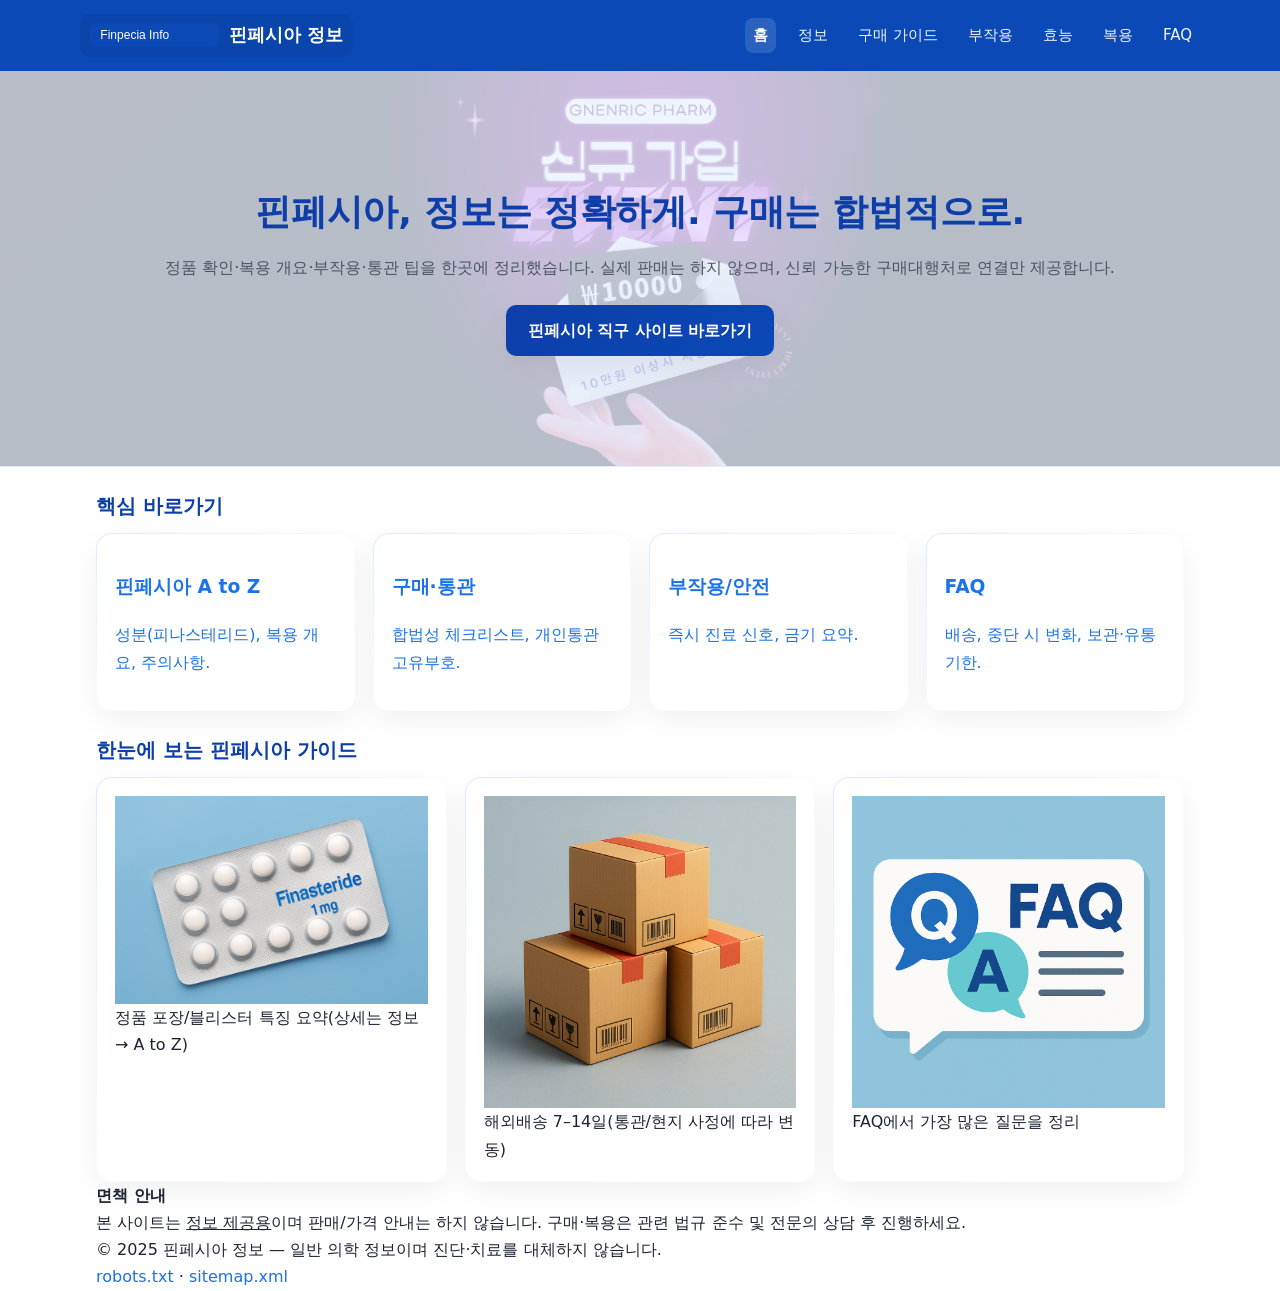
<file: index.html>
<!DOCTYPE html><html lang="ko"><head>
<meta charset="utf-8">
<title>핀페시아 직구 에프페시아 직구 정보 | 정품·구매·복용·부작용 가이드</title>
<meta name="description" content="핀페시아 직구 에프페시아 직구 정보. 정품 확인, 합법적 구매 가이드, 복용 개요, 부작용 안내, FAQ.">
<meta name="viewport" content="width=device-width, initial-scale=1">
<link rel="canonical" href="https://example.com/">
<link rel="stylesheet" href="/assets/style.css">
<!-- 성능: 히어로 이미지 프리로드 -->
<link rel="preload" as="image" href="/assets/img/hero.webp" imagesrcset="/assets/img/hero.webp" imagesizes="100vw">
<meta property="og:type" content="website">
<meta property="og:title" content="핀페시아 정보 허브">
<meta property="og:description" content="정품·구매·복용·부작용 가이드">
<meta property="og:url" content="https://example.com/">
<meta name="naver-site-verification" content="5e69a9a7435fb137707b9d1ec0791f2331197567" />
</head><body>
<div class="topbar"><div class="wrap header">
  <a class="brand" href="/"><img src="/assets/logo.svg" alt="Finpecia Info 로고"><b>핀페시아 정보</b></a>
  <nav class="nav">
    <a href="/" class="active">홈</a>
    <a href="/info/">정보</a>
    <a href="/buy/">구매 가이드</a>
    <a href="/info/side-effects.html">부작용</a>
    <a href="/info/efficacy.html">효능</a>
    <a href="/info/dosage.html">복용</a>
    <a class="sub" href="/faq/">FAQ</a>
  </nav>
</div></div>

<!-- 히어로: CSS 변수로 배경 이미지 적용 -->
<section class="hero" style="--hero: url('/assets/img/hero.webp')">
  <div class="media" aria-hidden="true"></div>
  <div class="wrap">
    <h1>핀페시아, 정보는 정확하게. 구매는 합법적으로.</h1>
    <p>정품 확인·복용 개요·부작용·통관 팁을 한곳에 정리했습니다. 실제 판매는 하지 않으며, 신뢰 가능한 구매대행처로 연결만 제공합니다.</p>
    <p>
      <a class="cta" href="https://generic-pharms.com" target="_blank" rel="nofollow sponsored noopener">
        핀페시아 직구 사이트 바로가기
      </a>
    </p>
  </div>
</section>

<main class="wrap">
  <h2 class="reveal">핵심 바로가기</h2>
  <div class="grid reveal">
    <a class="card" href="/info/"><h3>핀페시아 A to Z</h3><p>성분(피나스테리드), 복용 개요, 주의사항.</p></a>
    <a class="card" href="/buy/"><h3>구매·통관</h3><p>합법성 체크리스트, 개인통관고유부호.</p></a>
    <a class="card" href="/info/side-effects.html"><h3>부작용/안전</h3><p>즉시 진료 신호, 금기 요약.</p></a>
    <a class="card" href="/faq/"><h3>FAQ</h3><p>배송, 중단 시 변화, 보관·유통기한.</p></a>
  </div>

  <!-- 이미지 갤러리(가벼운 3장) -->
  <h2 class="reveal">한눈에 보는 핀페시아 가이드</h2>
  <div class="grid reveal">
    <div class="card imgcard">
      <picture>
        <source srcset="/assets/img/pack.webp" type="image/webp">
        <img src="/assets/img/pack.webp" alt="핀페시아 패키지 예시" width="800" height="600" loading="lazy">
      </picture>
      <div class="imgcap">정품 포장/블리스터 특징 요약(상세는 정보 → A to Z)</div>
    </div>
    <div class="card imgcard">
      <picture>
        <source srcset="/assets/img/shipping.webp" type="image/webp">
        <img src="/assets/img/shipping.webp" alt="해외배송 및 통관 흐름 예시" width="800" height="600" loading="lazy">
      </picture>
      <div class="imgcap">해외배송 7–14일(통관/현지 사정에 따라 변동)</div>
    </div>
    <div class="card imgcard">
      <picture>
        <source srcset="/assets/img/faq.webp" type="image/webp">
        <img src="/assets/img/faq.webp" alt="자주 묻는 질문" width="800" height="600" loading="lazy">
      </picture>
      <div class="imgcap">FAQ에서 가장 많은 질문을 정리</div>
    </div>
  </div>

  <div class="billboard reveal">
    <div><b>면책 안내</b></div>
    <div>본 사이트는 <u>정보 제공용</u>이며 판매/가격 안내는 하지 않습니다. 구매·복용은 관련 법규 준수 및 전문의 상담 후 진행하세요.</div>
  </div>
</main>

<footer><div class="wrap footer">
  <div>© 2025 핀페시아 정보 — 일반 의학 정보이며 진단·치료를 대체하지 않습니다.</div>
  <div><a href="/robots.txt">robots.txt</a> · <a href="/sitemap.xml">sitemap.xml</a></div>
</div></footer>

<!-- 아주 가벼운 스크롤-인 효과 -->
<script>
  const io=new IntersectionObserver(es=>es.forEach(e=>{
    if(e.isIntersecting){e.target.classList.add('show'); io.unobserve(e.target);}
  }),{threshold:.12});
  document.querySelectorAll('.reveal').forEach(el=>io.observe(el));
</script>
</body></html>
</file>
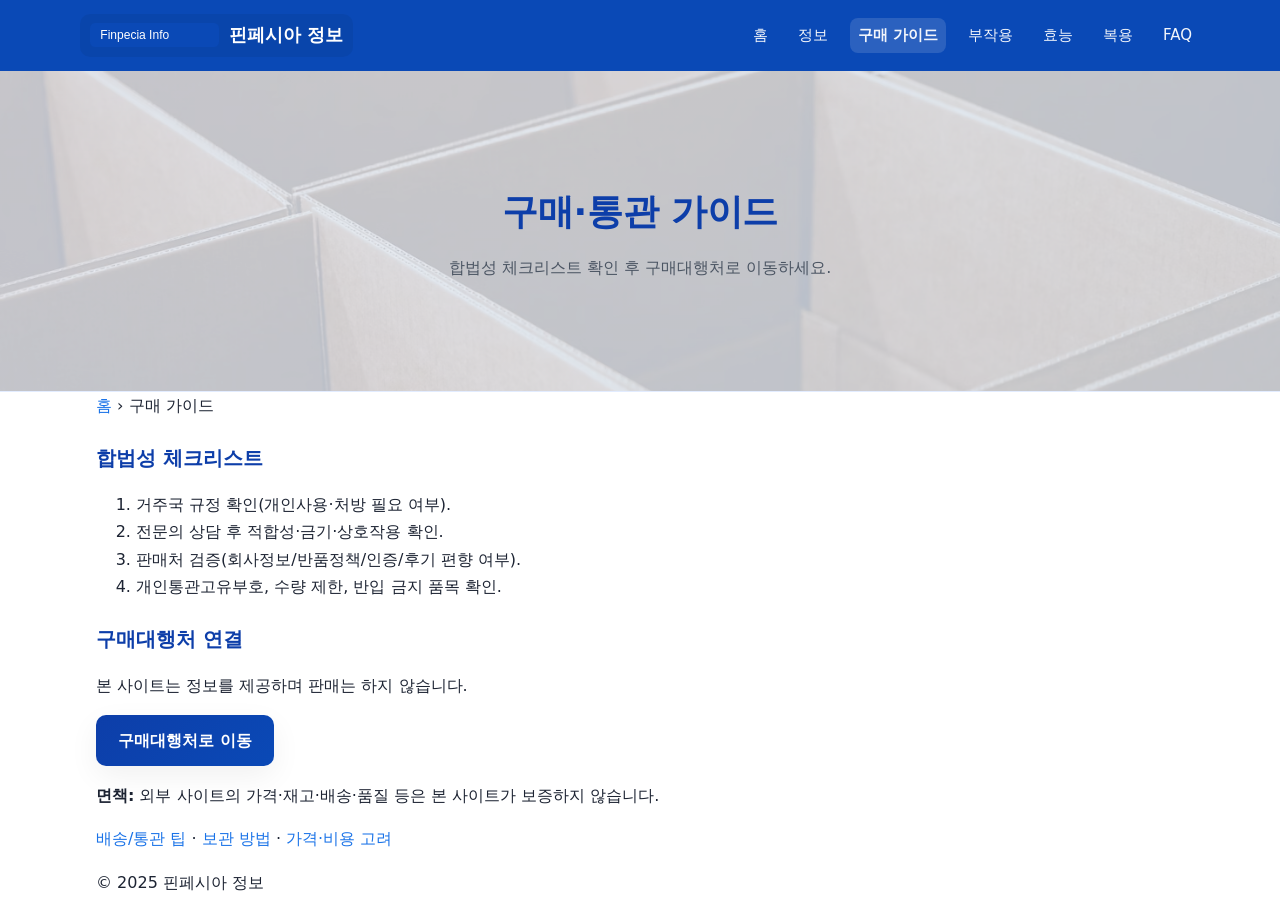
<file: buy/index.html>
<!DOCTYPE html><html lang="ko"><head>
<meta charset="utf-8"><title>구매·통관 가이드</title>
<meta name="description" content="합법성 체크리스트, 개인통관고유부호, 수량 제한 등 일반적 유의점.">
<meta name="viewport" content="width=device-width, initial-scale=1"><link rel="stylesheet" href="../assets/style.css">
<link rel="canonical" href="https://example.com/buy/">
</head><body>
<div class="topbar"><div class="wrap header">
  <a class="brand" href="/"><img src="../assets/logo.svg" alt=""><b>핀페시아 정보</b></a>
  <nav class="nav">
    <a href="/">홈</a><a href="/info/">정보</a><a href="/buy/" class="active">구매 가이드</a>
    <a href="/info/side-effects.html">부작용</a><a href="/info/efficacy.html">효능</a><a href="/info/dosage.html">복용</a><a class="sub" href="/faq/">FAQ</a>
  </nav>
</div></div>

<section class="hero" style="--hero: url('../assets/img/buy-hero.webp')">
  <div class="media" aria-hidden="true"></div>
  <div class="wrap">
    <h1>구매·통관 가이드</h1>
    <p>합법성 체크리스트 확인 후 구매대행처로 이동하세요.</p>
  </div>
</section>

<main class="wrap">
  <div class="breadcrumb"><a href="/">홈</a> › 구매 가이드</div>
  <h2>합법성 체크리스트</h2>
  <ol>
    <li>거주국 규정 확인(개인사용·처방 필요 여부).</li>
    <li>전문의 상담 후 적합성·금기·상호작용 확인.</li>
    <li>판매처 검증(회사정보/반품정책/인증/후기 편향 여부).</li>
    <li>개인통관고유부호, 수량 제한, 반입 금지 품목 확인.</li>
  </ol>
  <h2>구매대행처 연결</h2>
  <p>본 사이트는 정보를 제공하며 판매는 하지 않습니다.</p>
  <p><a class="cta" href="https://genericpam.com" target="_blank" rel="nofollow sponsored noopener">구매대행처로 이동</a></p>
  <div class="notice"><b>면책:</b> 외부 사이트의 가격·재고·배송·품질 등은 본 사이트가 보증하지 않습니다.</div>
  <p><a href="/buy/shipping.html">배송/통관 팁</a> · <a href="/buy/storage.html">보관 방법</a> · <a href="/buy/price.html">가격·비용 고려</a></p>
</main>
<footer><div class="wrap footer">© 2025 핀페시아 정보</div></footer>
</body></html>
</file>
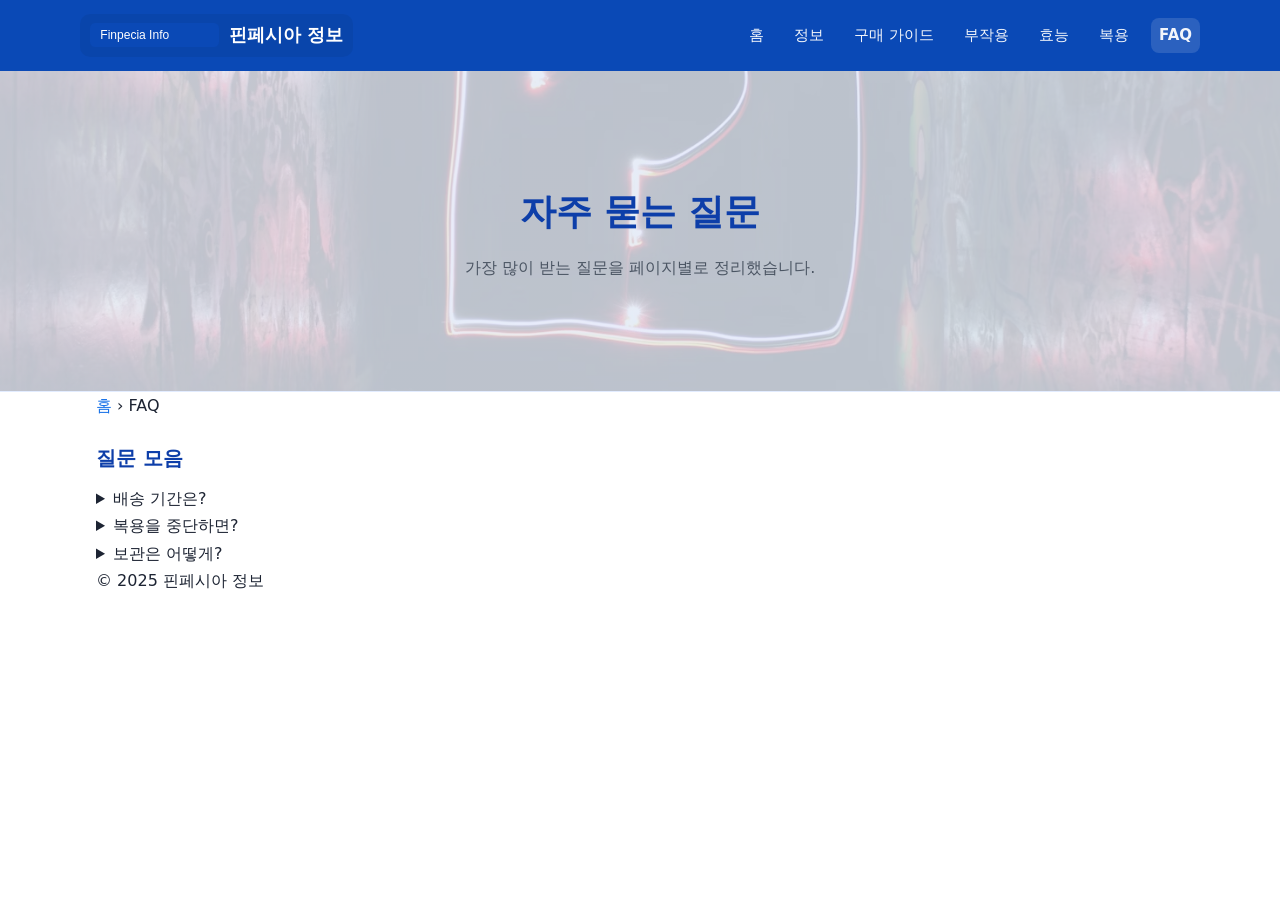
<file: faq/index.html>
<!DOCTYPE html><html lang="ko"><head>
<meta charset="utf-8"><title>FAQ | 핀페시아</title>
<meta name="description" content="배송 기간, 중단 시 변화, 보관·유통기한 등 자주 묻는 질문.">
<meta name="viewport" content="width=device-width, initial-scale=1"><link rel="stylesheet" href="../assets/style.css">
<link rel="canonical" href="https://example.com/faq/">
<script type="application/ld+json">
{"@context":"https://schema.org","@type":"FAQPage","mainEntity":[
  {"@type":"Question","name":"배송 기간은?","acceptedAnswer":{"@type":"Answer","text":"일반 해외배송 7–14일(통관·현지 사정에 따라 변동)."}},
  {"@type":"Question","name":"복용을 중단하면?","acceptedAnswer":{"@type":"Answer","text":"DHT 억제가 사라져 수개월 내 탈모 진행이 재개될 수 있습니다."}},
  {"@type":"Question","name":"보관은 어떻게?","acceptedAnswer":{"@type":"Answer","text":"건조한 상온 보관, 습기·직사광선 피하기."}}
]}
</script>
</head><body>
<div class="topbar"><div class="wrap header">
  <a class="brand" href="/"><img src="../assets/logo.svg" alt=""><b>핀페시아 정보</b></a>
  <nav class="nav">
    <a href="/">홈</a><a href="/info/">정보</a><a href="/buy/">구매 가이드</a>
    <a href="/info/side-effects.html">부작용</a><a href="/info/efficacy.html">효능</a><a href="/info/dosage.html">복용</a>
    <a class="sub active" href="/faq/">FAQ</a>
  </nav>
</div></div>

<section class="hero" style="--hero: url('../assets/img/faq-hero.webp')">
  <div class="media" aria-hidden="true"></div>
  <div class="wrap">
    <h1>자주 묻는 질문</h1>
    <p>가장 많이 받는 질문을 페이지별로 정리했습니다.</p>
  </div>
</section>

<main class="wrap">
  <div class="breadcrumb"><a href="/">홈</a> › FAQ</div>
  <h2>질문 모음</h2>
  <details><summary>배송 기간은?</summary><p>일반 해외배송 7–14일. 통관에 따라 차이.</p></details>
  <details><summary>복용을 중단하면?</summary><p>효과 소실 가능. 재복용/대체요법은 전문의 상담.</p></details>
  <details><summary>보관은 어떻게?</summary><p>건조한 상온 보관, 습기·직사광선 피하기.</p></details>
</main>
<footer><div class="wrap footer">© 2025 핀페시아 정보</div></footer>
</body></html>
</file>
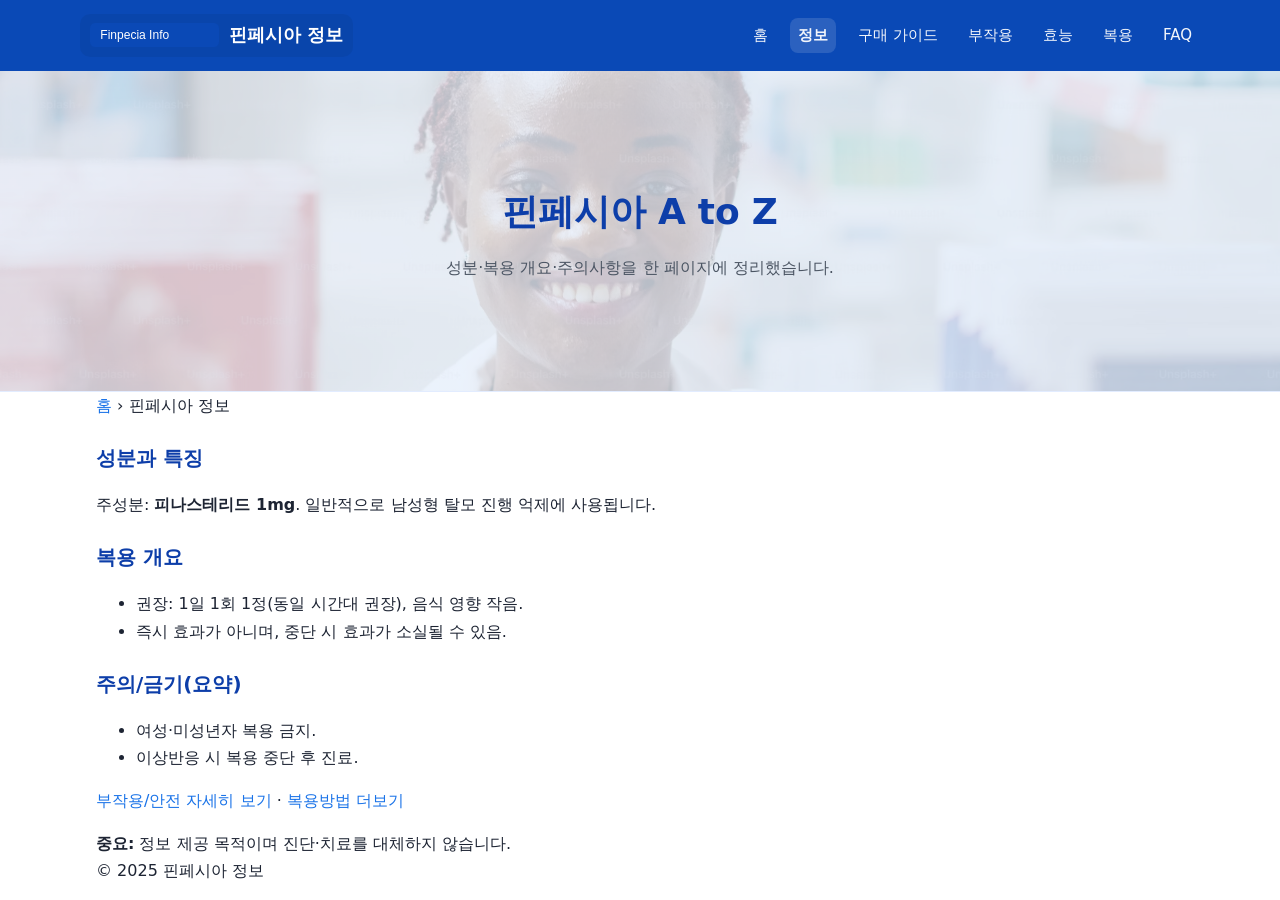
<file: info/index.html>
<!DOCTYPE html><html lang="ko"><head>
<meta charset="utf-8"><title>핀페시아 정보 | 성분·복용 개요</title>
<meta name="description" content="핀페시아(Finpecia) 기본 개요: 성분(피나스테리드 1mg), 복용 개요, 주의/금기 요약.">
<meta name="viewport" content="width=device-width, initial-scale=1">
<link rel="canonical" href="https://example.com/info/"><link rel="stylesheet" href="../assets/style.css">
</head><body>
<div class="topbar"><div class="wrap header">
  <a class="brand" href="/"><img src="../assets/logo.svg" alt=""><b>핀페시아 정보</b></a>
  <nav class="nav">
    <a href="/">홈</a><a href="/info/" class="active">정보</a><a href="/buy/">구매 가이드</a>
    <a href="/info/side-effects.html">부작용</a><a href="/info/efficacy.html">효능</a>
    <a href="/info/dosage.html">복용</a><a class="sub" href="/faq/">FAQ</a>
  </nav>
</div></div>

<section class="hero" style="--hero: url('../assets/img/info-hero.webp')">
  <div class="media" aria-hidden="true"></div>
  <div class="wrap">
    <h1>핀페시아 A to Z</h1>
    <p>성분·복용 개요·주의사항을 한 페이지에 정리했습니다.</p>
  </div>
</section>

<main class="wrap">
  <div class="breadcrumb"><a href="/">홈</a> › 핀페시아 정보</div>
  <h2>성분과 특징</h2>
  <p>주성분: <b>피나스테리드 1mg</b>. 일반적으로 남성형 탈모 진행 억제에 사용됩니다.</p>
  <h2>복용 개요</h2>
  <ul><li>권장: 1일 1회 1정(동일 시간대 권장), 음식 영향 작음.</li><li>즉시 효과가 아니며, 중단 시 효과가 소실될 수 있음.</li></ul>
  <h2>주의/금기(요약)</h2>
  <ul><li>여성·미성년자 복용 금지.</li><li>이상반응 시 복용 중단 후 진료.</li></ul>
  <p><a href="/info/side-effects.html">부작용/안전 자세히 보기</a> · <a href="/info/dosage.html">복용방법 더보기</a></p>
  <div class="notice"><b>중요:</b> 정보 제공 목적이며 진단·치료를 대체하지 않습니다.</div>
</main>
<footer><div class="wrap footer">© 2025 핀페시아 정보</div></footer>
</body></html>
</file>
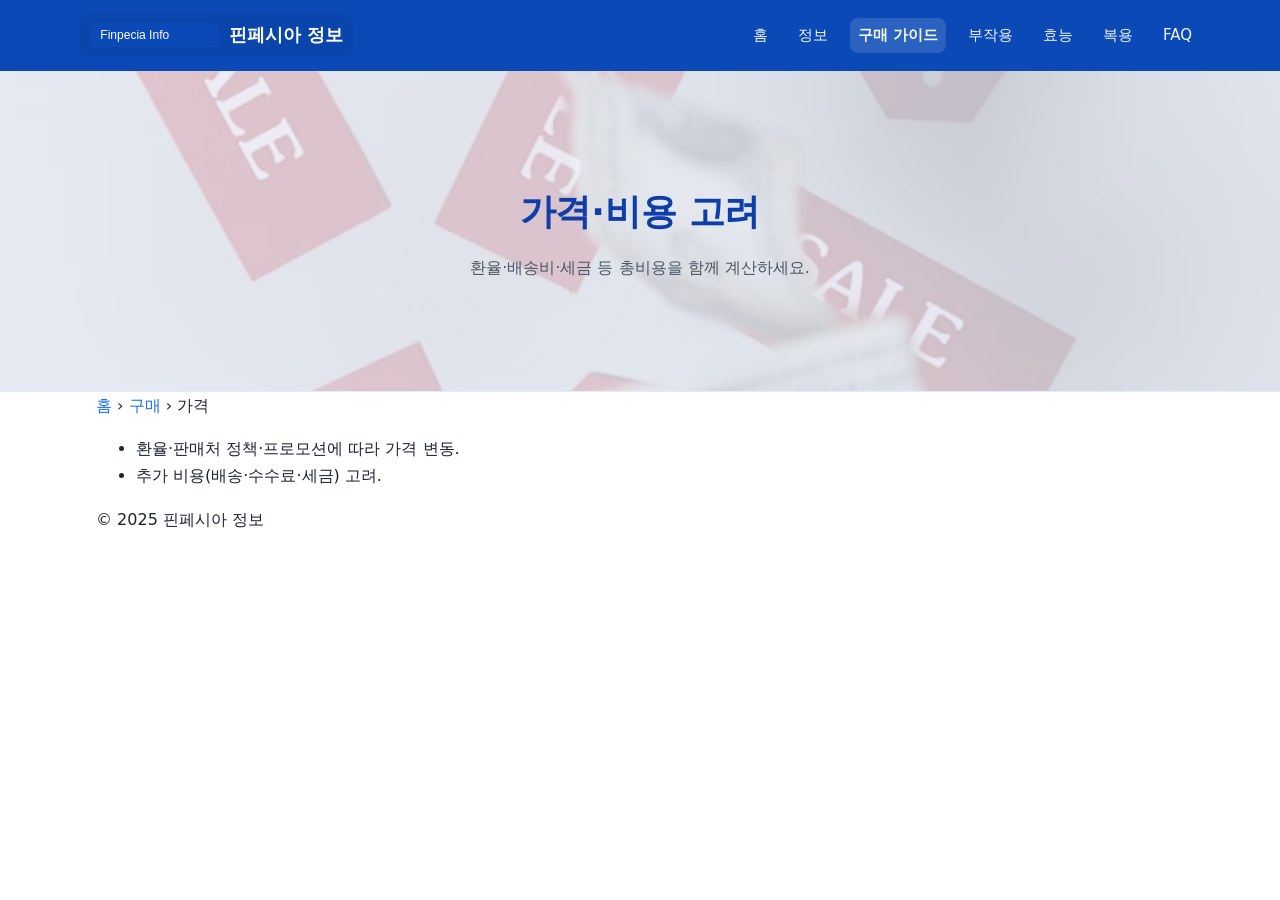
<file: buy/price.html>
<!DOCTYPE html><html lang="ko"><head>
<meta charset="utf-8"><title>가격·비용 고려</title>
<meta name="description" content="가격은 시기·판매처·수량에 따라 변동합니다. 환율·배송비·세금 등 추가 비용을 고려하세요.">
<meta name="viewport" content="width=device-width, initial-scale=1"><link rel="stylesheet" href="../assets/style.css">
<link rel="canonical" href="https://example.com/buy/price.html">
</head><body>
<div class="topbar"><div class="wrap header">
  <a class="brand" href="/"><img src="../assets/logo.svg" alt=""><b>핀페시아 정보</b></a>
  <nav class="nav">
    <a href="/">홈</a><a href="/info/">정보</a><a href="/buy/" class="active">구매 가이드</a>
    <a href="/info/side-effects.html">부작용</a><a href="/info/efficacy.html">효능</a><a href="/info/dosage.html">복용</a><a class="sub" href="/faq/">FAQ</a>
  </nav>
</div></div>

<section class="hero" style="--hero: url('../assets/img/price-hero.webp')">
  <div class="media" aria-hidden="true"></div>
  <div class="wrap">
    <h1>가격·비용 고려</h1>
    <p>환율·배송비·세금 등 총비용을 함께 계산하세요.</p>
  </div>
</section>

<main class="wrap">
  <div class="breadcrumb"><a href="/">홈</a> › <a href="/buy/">구매</a> › 가격</div>
  <ul><li>환율·판매처 정책·프로모션에 따라 가격 변동.</li><li>추가 비용(배송·수수료·세금) 고려.</li></ul>
</main>
<footer><div class="wrap footer">© 2025 핀페시아 정보</div></footer>
</body></html>
</file>
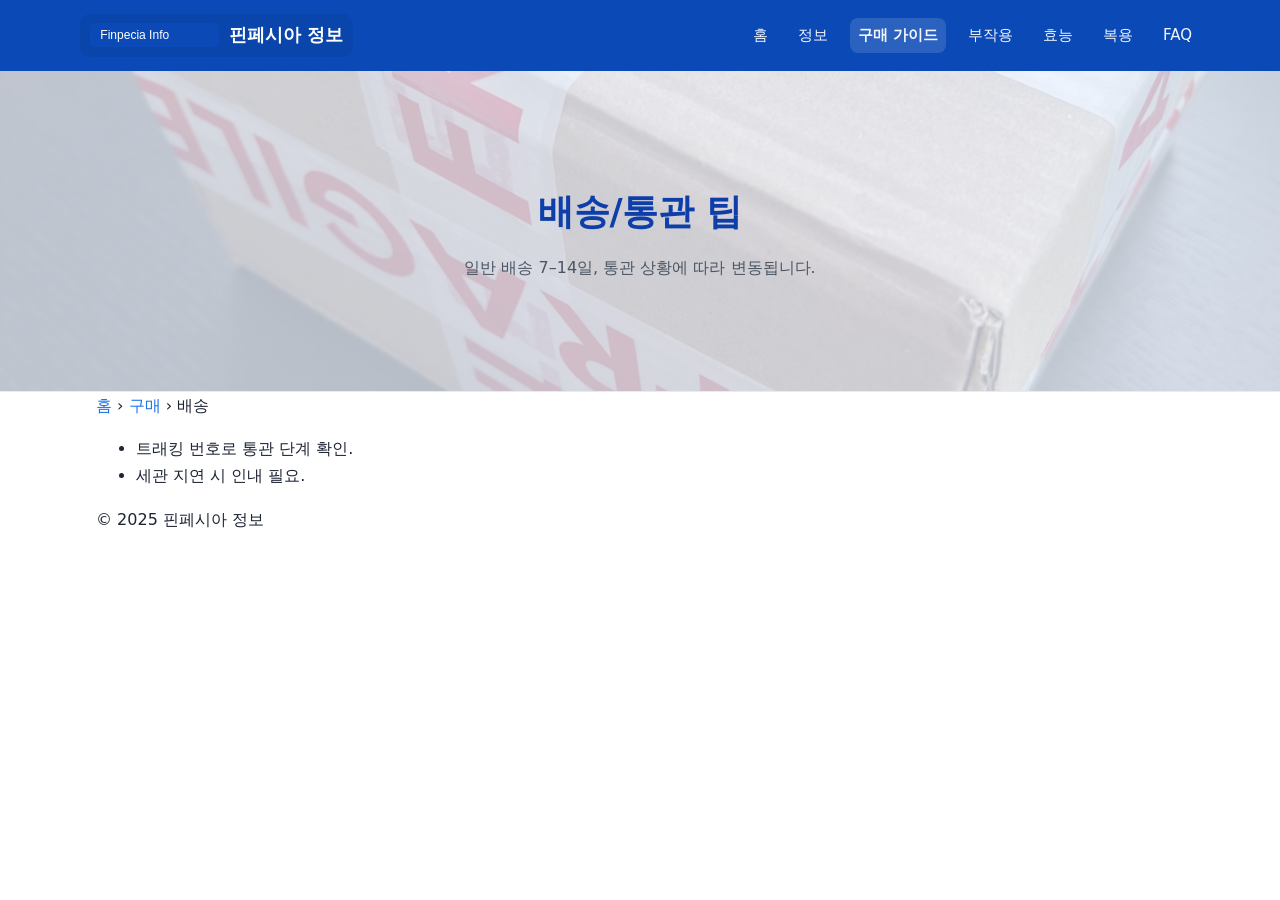
<file: buy/shipping.html>
<!DOCTYPE html><html lang="ko"><head>
<meta charset="utf-8"><title>배송/통관 팁</title>
<meta name="description" content="해외배송 기간은 여건에 따라 달라질 수 있습니다. 통관 상태 확인 팁.">
<meta name="viewport" content="width=device-width, initial-scale=1"><link rel="stylesheet" href="../assets/style.css">
<link rel="canonical" href="https://example.com/buy/shipping.html">
</head><body>
<div class="topbar"><div class="wrap header">
  <a class="brand" href="/"><img src="../assets/logo.svg" alt=""><b>핀페시아 정보</b></a>
  <nav class="nav">
    <a href="/">홈</a><a href="/info/">정보</a><a href="/buy/" class="active">구매 가이드</a>
    <a href="/info/side-effects.html">부작용</a><a href="/info/efficacy.html">효능</a><a href="/info/dosage.html">복용</a><a class="sub" href="/faq/">FAQ</a>
  </nav>
</div></div>

<section class="hero" style="--hero: url('../assets/img/shipping-hero.webp')">
  <div class="media" aria-hidden="true"></div>
  <div class="wrap">
    <h1>배송/통관 팁</h1>
    <p>일반 배송 7–14일, 통관 상황에 따라 변동됩니다.</p>
  </div>
</section>

<main class="wrap">
  <div class="breadcrumb"><a href="/">홈</a> › <a href="/buy/">구매</a> › 배송</div>
  <ul><li>트래킹 번호로 통관 단계 확인.</li><li>세관 지연 시 인내 필요.</li></ul>
</main>
<footer><div class="wrap footer">© 2025 핀페시아 정보</div></footer>
</body></html>
</file>
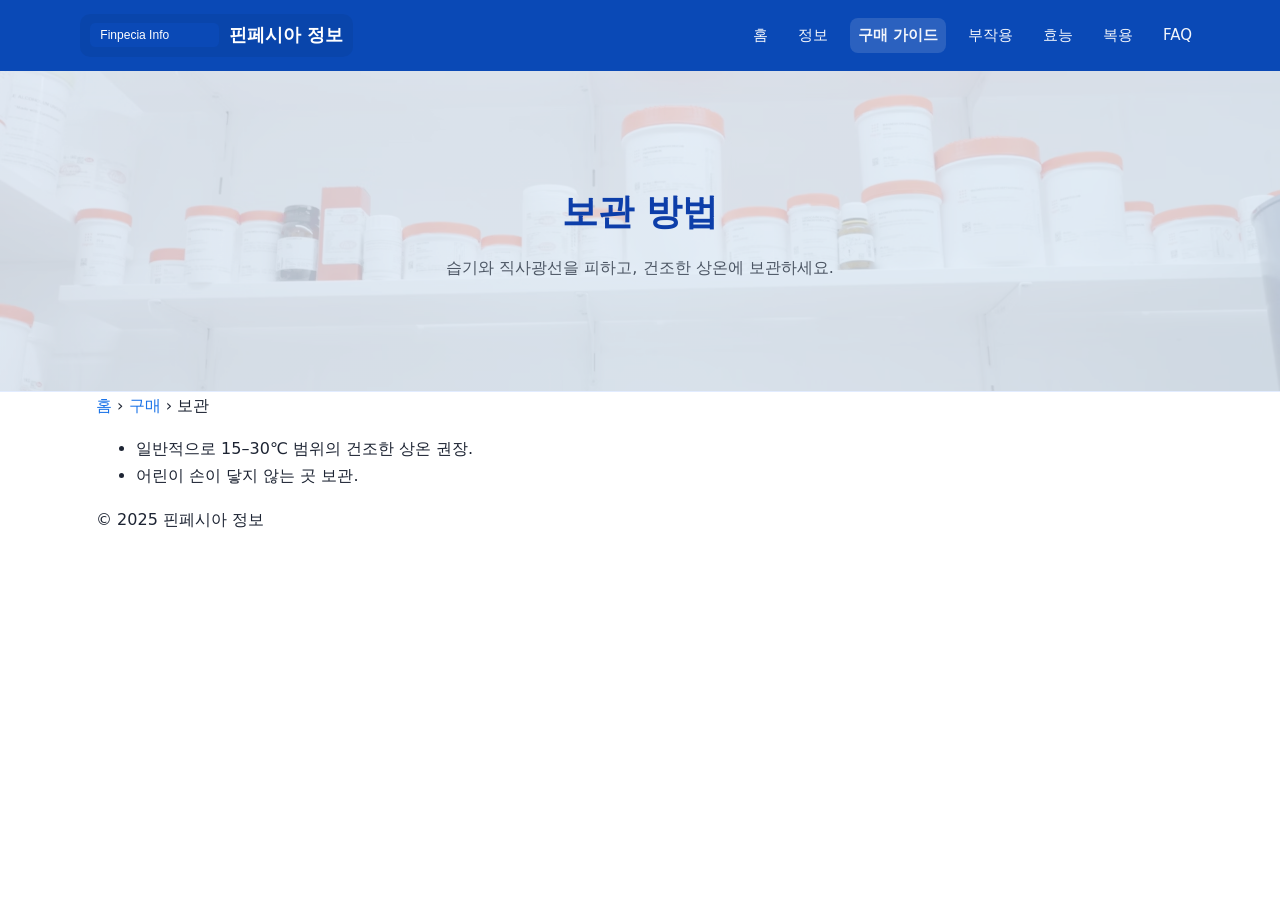
<file: buy/storage.html>
<!DOCTYPE html><html lang="ko"><head>
<meta charset="utf-8"><title>보관 방법(개요)</title>
<meta name="description" content="상온 보관, 습기·직사광선 피하기 등 일반적 보관 팁.">
<meta name="viewport" content="width=device-width, initial-scale=1"><link rel="stylesheet" href="../assets/style.css">
<link rel="canonical" href="https://example.com/buy/storage.html">
</head><body>
<div class="topbar"><div class="wrap header">
  <a class="brand" href="/"><img src="../assets/logo.svg" alt=""><b>핀페시아 정보</b></a>
  <nav class="nav">
    <a href="/">홈</a><a href="/info/">정보</a><a href="/buy/" class="active">구매 가이드</a>
    <a href="/info/side-effects.html">부작용</a><a href="/info/efficacy.html">효능</a><a href="/info/dosage.html">복용</a><a class="sub" href="/faq/">FAQ</a>
  </nav>
</div></div>

<section class="hero" style="--hero: url('../assets/img/storage-hero.webp')">
  <div class="media" aria-hidden="true"></div>
  <div class="wrap">
    <h1>보관 방법</h1>
    <p>습기와 직사광선을 피하고, 건조한 상온에 보관하세요.</p>
  </div>
</section>

<main class="wrap">
  <div class="breadcrumb"><a href="/">홈</a> › <a href="/buy/">구매</a> › 보관</div>
  <ul><li>일반적으로 15–30℃ 범위의 건조한 상온 권장.</li><li>어린이 손이 닿지 않는 곳 보관.</li></ul>
</main>
<footer><div class="wrap footer">© 2025 핀페시아 정보</div></footer>
</body></html>
</file>
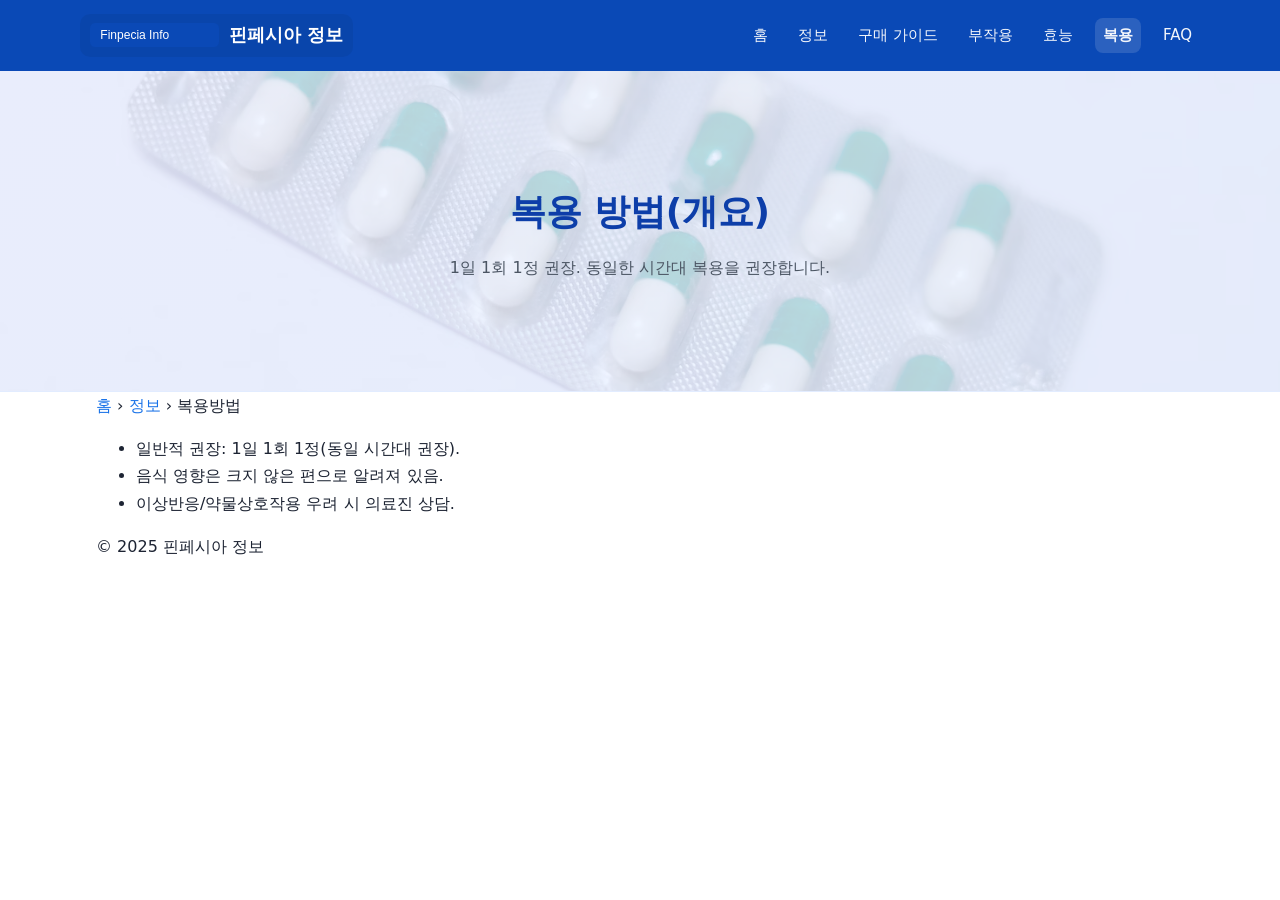
<file: info/dosage.html>
<!DOCTYPE html><html lang="ko"><head>
<meta charset="utf-8"><title>복용 방법(개요)</title>
<meta name="description" content="1일 1회 1정(일반적 권장), 동일 시간대 권장. 이상 시 의료진 상담.">
<meta name="viewport" content="width=device-width, initial-scale=1"><link rel="stylesheet" href="../assets/style.css">
<link rel="canonical" href="https://example.com/info/dosage.html">
</head><body>
<div class="topbar"><div class="wrap header">
  <a class="brand" href="/"><img src="../assets/logo.svg" alt=""><b>핀페시아 정보</b></a>
  <nav class="nav">
    <a href="/">홈</a><a href="/info/">정보</a><a href="/buy/">구매 가이드</a>
    <a href="/info/side-effects.html">부작용</a><a href="/info/efficacy.html">효능</a>
    <a href="/info/dosage.html" class="active">복용</a><a class="sub" href="/faq/">FAQ</a>
  </nav>
</div></div>

<section class="hero" style="--hero: url('../assets/img/dosage-hero.webp')">
  <div class="media" aria-hidden="true"></div>
  <div class="wrap">
    <h1>복용 방법(개요)</h1>
    <p>1일 1회 1정 권장. 동일한 시간대 복용을 권장합니다.</p>
  </div>
</section>

<main class="wrap">
  <div class="breadcrumb"><a href="/">홈</a> › <a href="/info/">정보</a> › 복용방법</div>
  <ul>
    <li>일반적 권장: 1일 1회 1정(동일 시간대 권장).</li>
    <li>음식 영향은 크지 않은 편으로 알려져 있음.</li>
    <li>이상반응/약물상호작용 우려 시 의료진 상담.</li>
  </ul>
</main>
<footer><div class="wrap footer">© 2025 핀페시아 정보</div></footer>
</body></html>
</file>
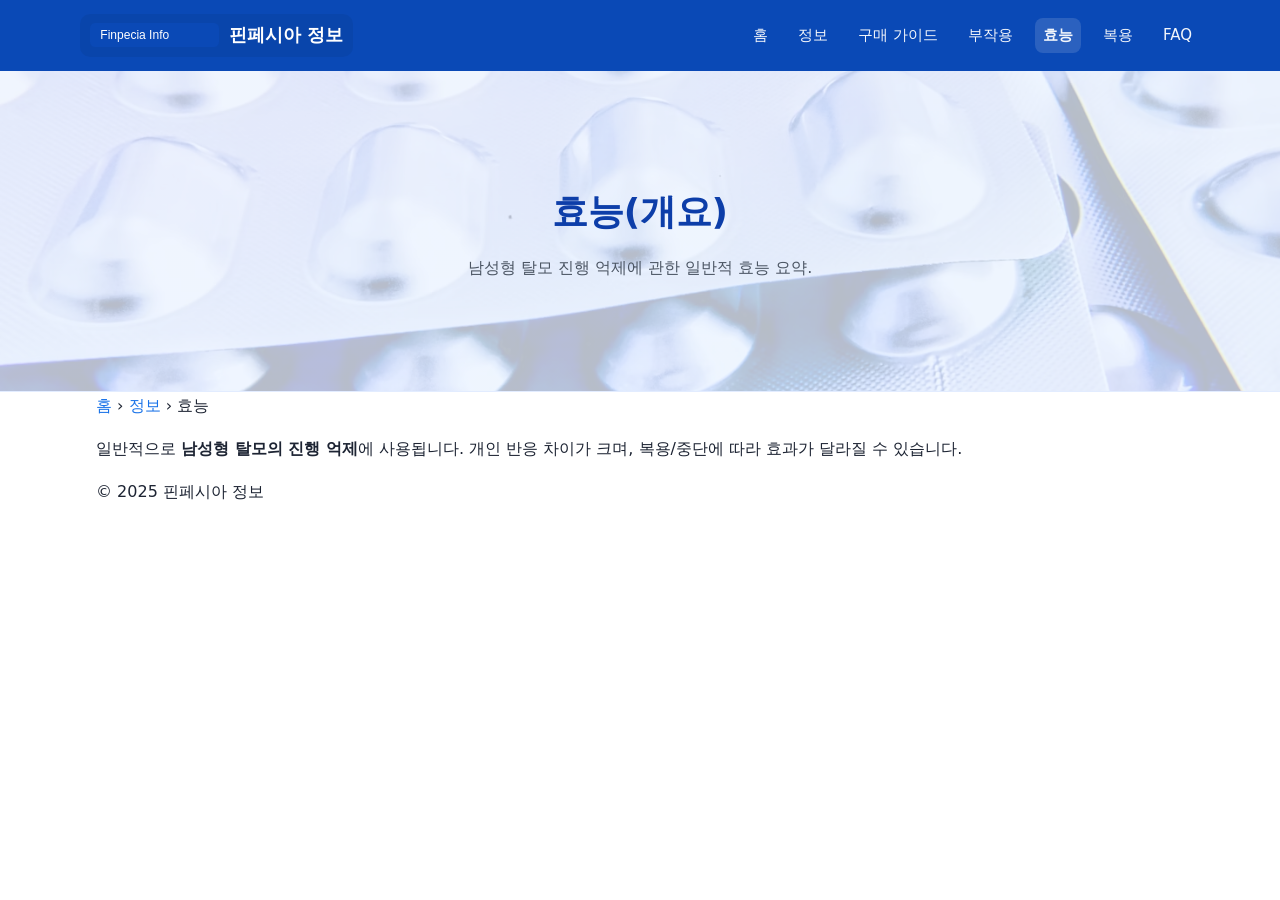
<file: info/efficacy.html>
<!DOCTYPE html><html lang="ko"><head>
<meta charset="utf-8"><title>핀페시아 효능(개요)</title>
<meta name="description" content="피나스테리드의 일반적 효능 개요(남성형 탈모 진행 억제).">
<meta name="viewport" content="width=device-width, initial-scale=1"><link rel="stylesheet" href="../assets/style.css">
<link rel="canonical" href="https://example.com/info/efficacy.html">
</head><body>
<div class="topbar"><div class="wrap header">
  <a class="brand" href="/"><img src="../assets/logo.svg" alt=""><b>핀페시아 정보</b></a>
  <nav class="nav">
    <a href="/">홈</a><a href="/info/">정보</a><a href="/buy/">구매 가이드</a>
    <a href="/info/side-effects.html">부작용</a>
    <a href="/info/efficacy.html" class="active">효능</a>
    <a href="/info/dosage.html">복용</a><a class="sub" href="/faq/">FAQ</a>
  </nav>
</div></div>

<section class="hero" style="--hero: url('../assets/img/efficacy-hero.webp')">
  <div class="media" aria-hidden="true"></div>
  <div class="wrap">
    <h1>효능(개요)</h1>
    <p>남성형 탈모 진행 억제에 관한 일반적 효능 요약.</p>
  </div>
</section>

<main class="wrap">
  <div class="breadcrumb"><a href="/">홈</a> › <a href="/info/">정보</a> › 효능</div>
  <p>일반적으로 <b>남성형 탈모의 진행 억제</b>에 사용됩니다. 개인 반응 차이가 크며, 복용/중단에 따라 효과가 달라질 수 있습니다.</p>
</main>
<footer><div class="wrap footer">© 2025 핀페시아 정보</div></footer>
</body></html>
</file>
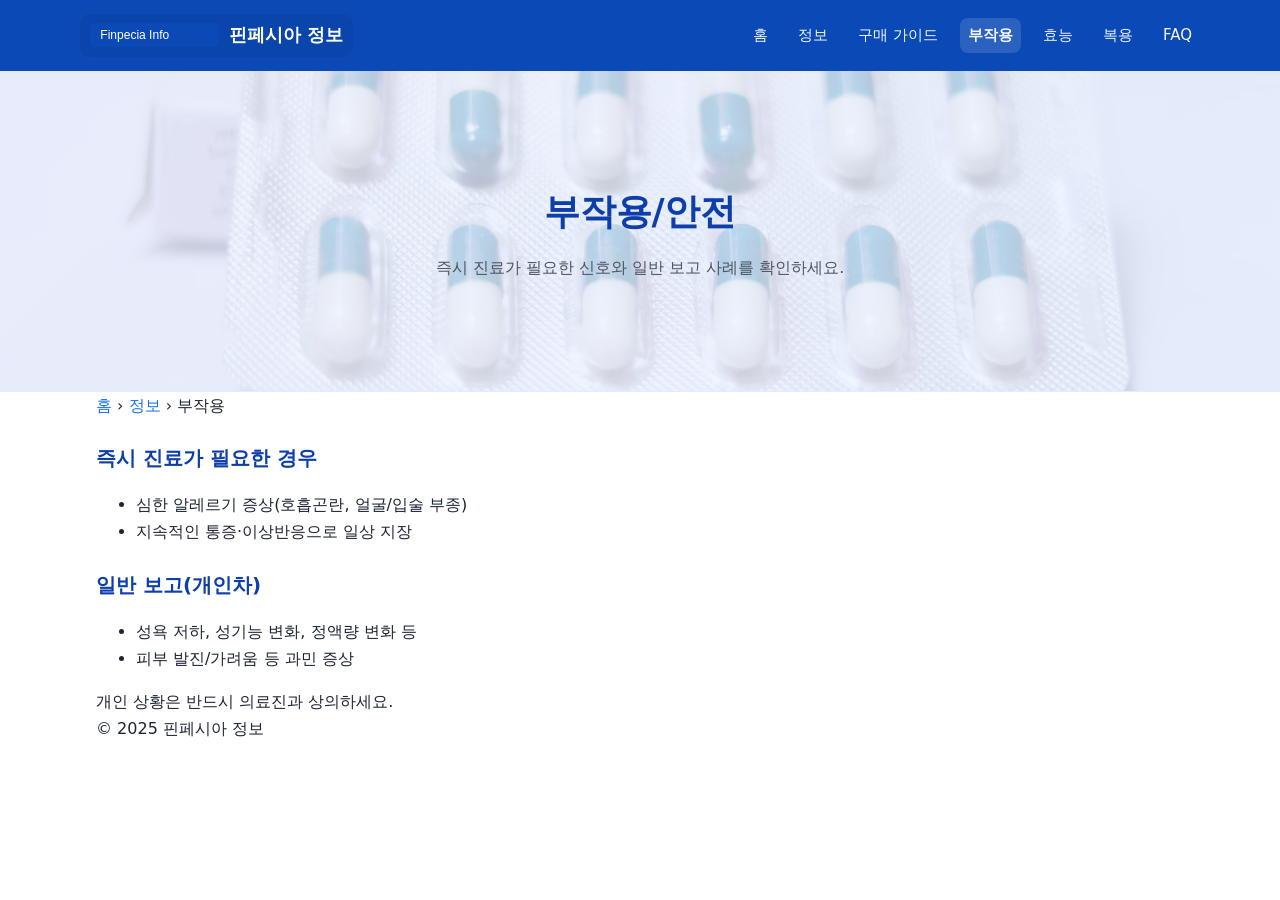
<file: info/side-effects.html>
<!DOCTYPE html><html lang="ko"><head>
<meta charset="utf-8"><title>핀페시아 부작용/안전</title>
<meta name="description" content="즉시 진료가 필요한 신호, 일반적으로 보고된 이상반응 요약.">
<meta name="viewport" content="width=device-width, initial-scale=1"><link rel="stylesheet" href="../assets/style.css">
<link rel="canonical" href="https://example.com/info/side-effects.html">
</head><body>
<div class="topbar"><div class="wrap header">
  <a class="brand" href="/"><img src="../assets/logo.svg" alt=""><b>핀페시아 정보</b></a>
  <nav class="nav">
    <a href="/">홈</a><a href="/info/">정보</a><a href="/buy/">구매 가이드</a>
    <a href="/info/side-effects.html" class="active">부작용</a>
    <a href="/info/efficacy.html">효능</a><a href="/info/dosage.html">복용</a><a class="sub" href="/faq/">FAQ</a>
  </nav>
</div></div>

<section class="hero" style="--hero: url('../assets/img/side-effects-hero.webp')">
  <div class="media" aria-hidden="true"></div>
  <div class="wrap">
    <h1>부작용/안전</h1>
    <p>즉시 진료가 필요한 신호와 일반 보고 사례를 확인하세요.</p>
  </div>
</section>

<main class="wrap">
  <div class="breadcrumb"><a href="/">홈</a> › <a href="/info/">정보</a> › 부작용</div>
  <h2>즉시 진료가 필요한 경우</h2>
  <ul><li>심한 알레르기 증상(호흡곤란, 얼굴/입술 부종)</li><li>지속적인 통증·이상반응으로 일상 지장</li></ul>
  <h2>일반 보고(개인차)</h2>
  <ul><li>성욕 저하, 성기능 변화, 정액량 변화 등</li><li>피부 발진/가려움 등 과민 증상</li></ul>
  <div class="notice">개인 상황은 반드시 의료진과 상의하세요.</div>
</main>
<footer><div class="wrap footer">© 2025 핀페시아 정보</div></footer>
</body></html>
</file>
<file: assets/style.css>
:root{
  --brand:#0a49b6; --ink:#1d2433; --muted:#6b7280; --bg:#fff;
  --card:#f7faff; --line:#e2ecff; --accent:#1a73e8;
  --warn:#fff8d8; --warn-line:#ffe08a;
  --rad:16px; --shadow:0 10px 30px rgba(0,0,0,.06);
}
*{box-sizing:border-box} html,body{margin:0;padding:0}
body{font-family:system-ui,-apple-system,'Noto Sans KR',Segoe UI,Roboto,Arial,sans-serif;color:var(--ink);background:var(--bg);line-height:1.7}
a{color:var(--accent);text-decoration:none} a:hover{text-decoration:underline}
img{max-width:100%;height:auto;display:block}

/* 헤더 & 네비 */
.topbar{background:var(--brand);color:#fff;position:sticky;top:0;z-index:20}
.wrap{max-width:1120px;margin:auto;padding:0 16px}
.header{display:flex;gap:28px;align-items:center;justify-content:space-between;padding:14px 0}
.brand{display:flex;align-items:center;gap:10px;padding:6px 10px;border-radius:10px;background:rgba(0,0,0,.06)}
.brand img{height:24px}
.brand b{font-size:18px;color:#fff;white-space:nowrap}
.nav{display:flex;align-items:center;flex-wrap:wrap;gap:14px}
.nav a{font-size:15px;line-height:1;padding:10px 8px;color:#fff;opacity:.95;border-radius:8px}
.nav a:hover{opacity:1;text-decoration:underline}
.nav a.active{background:rgba(255,255,255,.14);font-weight:700;text-decoration:none}

/* 히어로(이미지+오버레이) */
.hero{
  background:linear-gradient(135deg,#ecf3ff,#e9f2ff);
  border-bottom:1px solid var(--line); position:relative; overflow:hidden;
}
.hero .media{
  position:absolute; inset:0; pointer-events:none; opacity:.22; /* 살짝 진하게 */
  mix-blend:normal;
  background: center/cover no-repeat var(--hero, none);
  transform:none;                  /* ← 스케일링 제거: 블러 방지 핵심 */
  image-rendering:auto;            /* (보정용, 배경에는 큰 차이 없지만 무해) */
  backface-visibility:hidden;      /* 일부 브라우저 렌더링 안정화 */
}
/* 데스크탑: 원본 대비 +20% (92/72 → 110/86) */
.hero>.wrap{
  padding:110px 16px 86px;
  text-align:center;
  position:relative;
}
.hero h1{margin:0 0 12px;font-size:36px;color:#0d3ea9;letter-spacing:-0.2px}
.hero p{margin:0 0 24px;color:#4b5563}
.cta{
  display:inline-block;background:linear-gradient(135deg,#0d3ea9,#0a49b6);
  color:#fff;padding:12px 22px;border-radius:10px;font-weight:700;
  box-shadow:var(--shadow);transform:translateZ(0);transition:.18s
}
.cta:hover{filter:brightness(1.05);text-decoration:none;transform:translateY(-1px)}

/* 본문 공통 */
main{padding:40px 16px}
h1{font-size:26px;margin:0 0 12px;color:#0d3ea9}
h2{font-size:20px;margin:22px 0 10px;color:#0d3ea9}

/* 카드/그리드 */
.grid{display:grid;grid-template-columns:repeat(auto-fit,minmax(240px,1fr));gap:18px}
.card{
  background:linear-gradient(#fff,#fff) padding-box,
             radial-gradient(120% 120% at 0% 0%,#dfe9ff,#ffffff) border-box;
  border:1px solid transparent;border-radius:var(--rad);padding:18px;box-shadow:var(--shadow);
  transition:transform .15s ease, box-shadow .15s ease
}
.card:hover{transform:translateY(-3px);box-shadow:0 16px 40px rgba(0,0,
</file>
